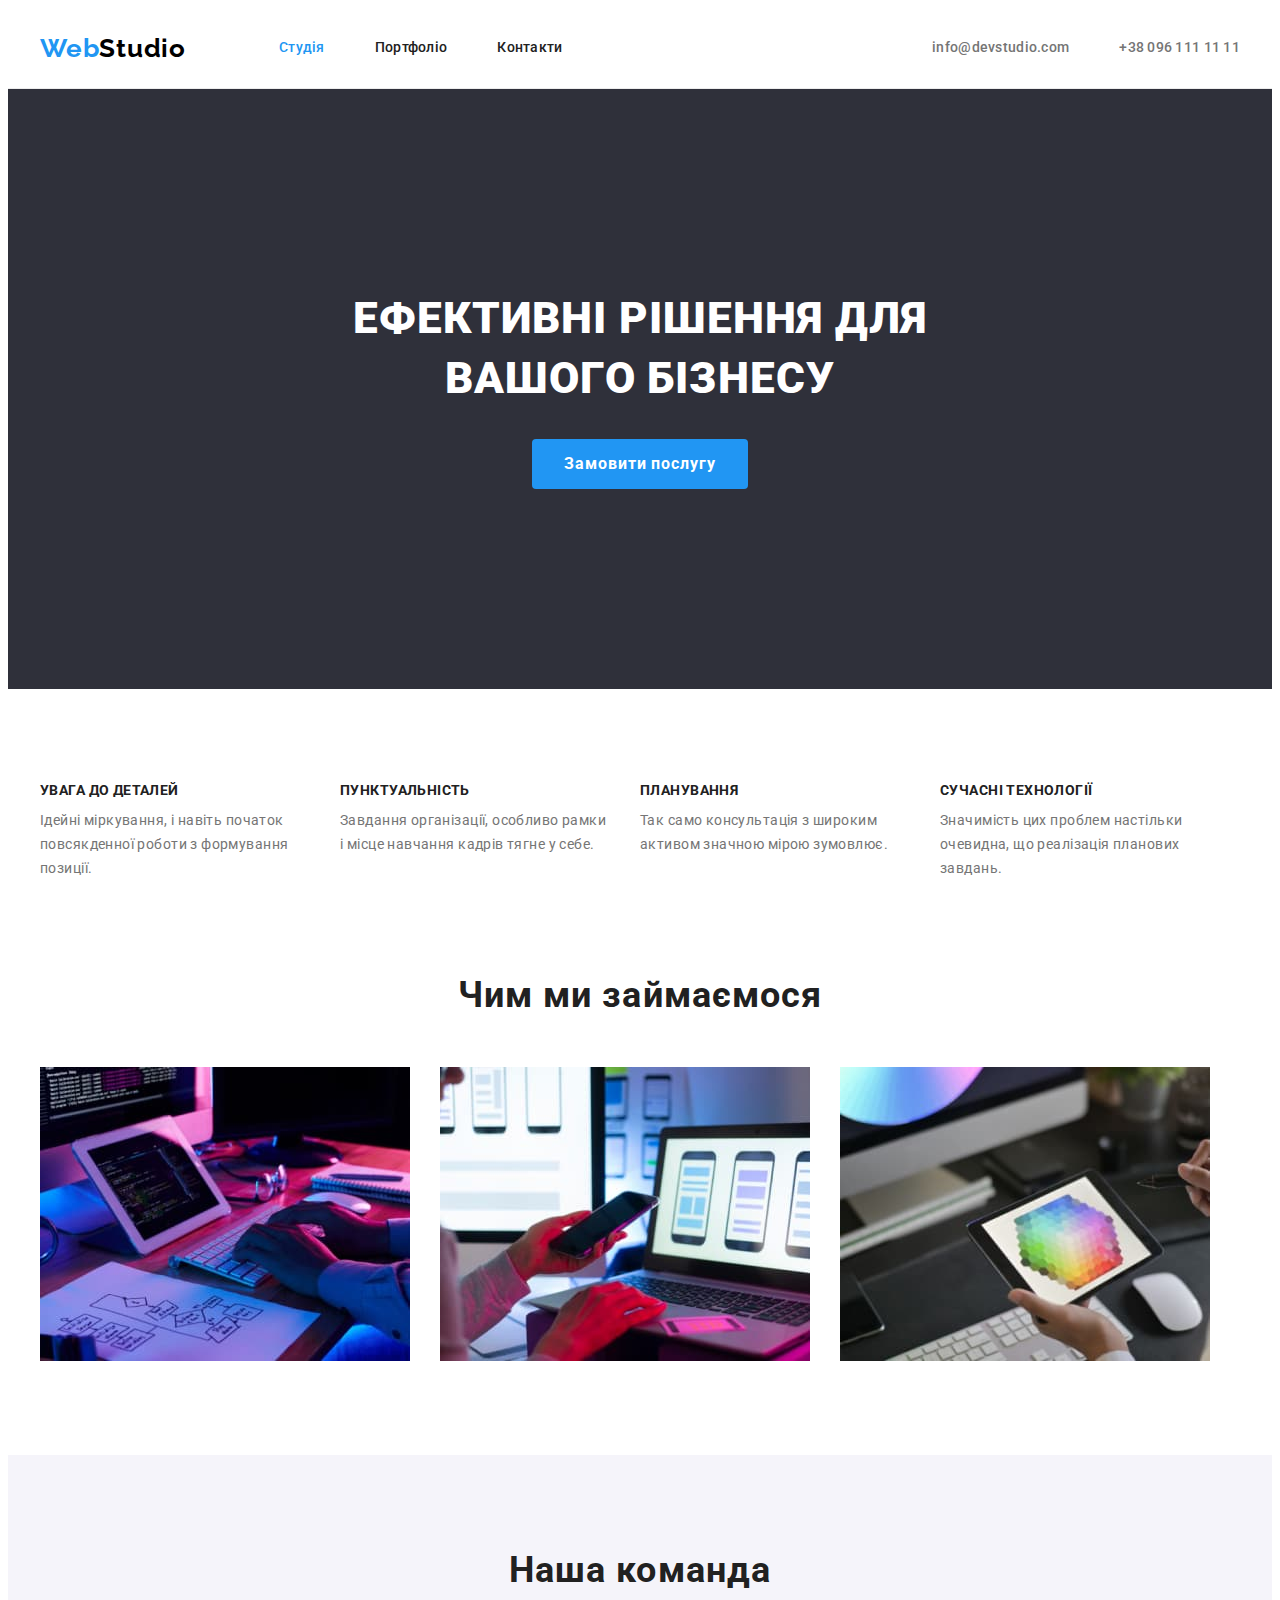
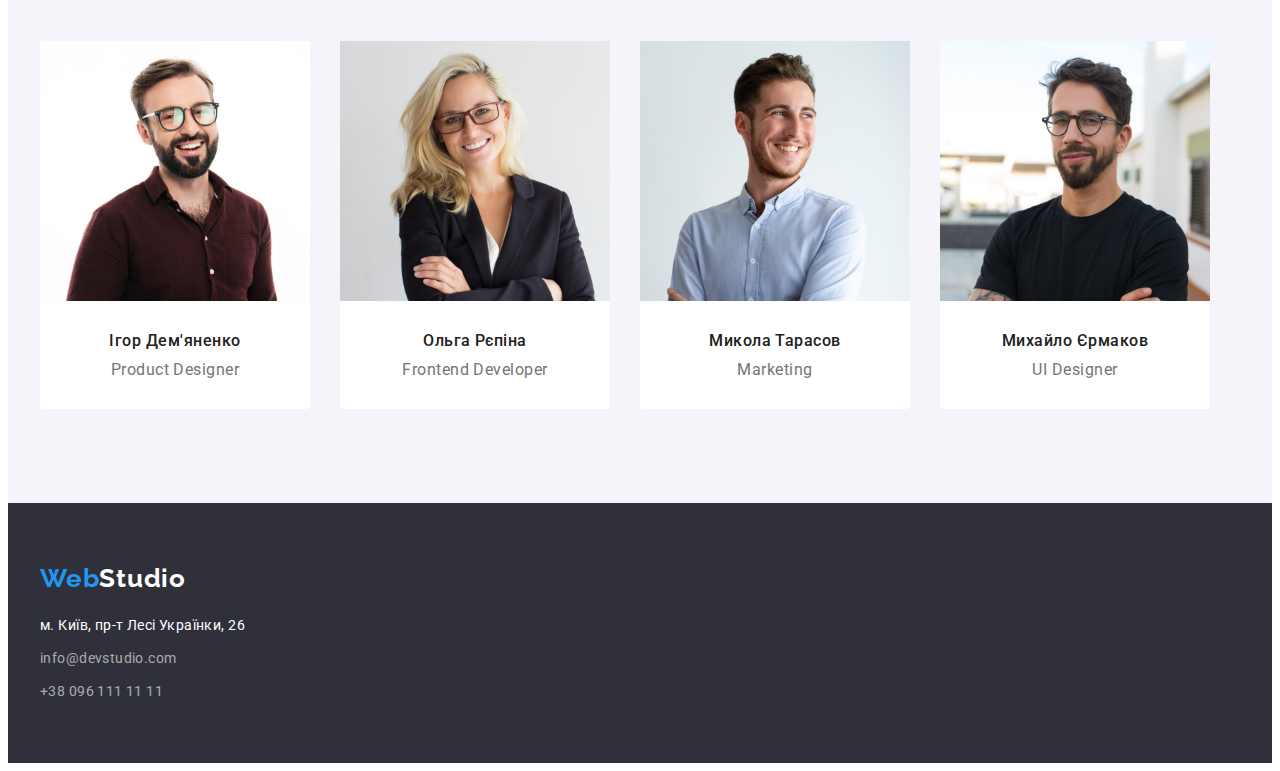
<file: index.html>
<!DOCTYPE html>
<html lang="uk">
  <head>
    <meta charset="UTF-8" />
    <meta http-equiv="X-UA-Compatible" content="IE=edge" />
    <meta name="viewport" content="width=device-width, initial-scale=1.0" />
    <title lang="en">WebStudio</title>
    <!-- Fonts -->
    <link rel="preconnect" href="https://fonts.googleapis.com" />
    <link rel="preconnect" href="https://fonts.gstatic.com" crossorigin />
    <link
      href="https://fonts.googleapis.com/css2?family=Raleway:wght@700&family=Roboto:wght@400;500;700;900&display=swap"
      rel="stylesheet"
    />
    <!-- Modern normalize -->
    <link
      rel="stylesheet"
      href="https://cdnjs.cloudflare.com/ajax/libs/modern-normalize/1.1.0/modern-normalize.min.css"
      integrity="sha512-wpPYUAdjBVSE4KJnH1VR1HeZfpl1ub8YT/NKx4PuQ5NmX2tKuGu6U/JRp5y+Y8XG2tV+wKQpNHVUX03MfMFn9Q=="
      crossorigin="anonymous"
      referrerpolicy="no-referrer"
    />
    <!-- Styles file -->
    <link rel="stylesheet" href="./css/styles.css" />
  </head>
  <body>
    <!-- Header -->
    <header class="header">
      <div class="header-container container">
        <nav class="header-nav">
          <a href="./index.html" lang="en" class="header-logo logo link"
            >Web<span class="accent-header">Studio</span></a
          >
          <!-- Main navigation -->
          <ul class="main-nav list">
            <li>
              <a href="./index.html" class="link current">Студія</a>
            </li>
            <li>
              <a href="./portfolio.html" class="link">Портфоліо</a>
            </li>
            <li><a href="" class="link">Контакти</a></li>
          </ul>
        </nav>
        <ul class="contact list">
          <li>
            <a href="mailto:info@devstudio.com" class="link"
              >info@devstudio.com</a
            >
          </li>
          <li>
            <a href="tel:+380961111111" class="link">+38 096 111 11 11</a>
          </li>
        </ul>
      </div>
    </header>
    <main>
      <!-- Hero -->
      <section class="hero">
        <div class="container">
          <h1 class="hero-title">Ефективні рішення для вашого бізнесу</h1>
          <button type="button" class="btn">Замовити послугу</button>
        </div>
      </section>
      <!-- Our benefits -->
      <section class="benefits edge">
        <div class="container">
          <h2 class="visually-hidden">Наші переваги</h2>
          <ul class="benefits-list list">
            <li class="benefits-item">
              <h3 class="subtitle">Увага до деталей</h3>
              <p class="text">
                Ідейні міркування, і навіть початок повсякденної роботи з
                формування позиції.
              </p>
            </li>
            <li class="benefits-item">
              <h3 class="subtitle">Пунктуальність</h3>
              <p class="text">
                Завдання організації, особливо рамки і місце навчання кадрів
                тягне у себе.
              </p>
            </li>
            <li class="benefits-item">
              <h3 class="subtitle">Планування</h3>
              <p class="text">
                Так само консультація з широким активом значною мірою зумовлює.
              </p>
            </li>
            <li class="benefits-item">
              <h3 class="subtitle">Сучасні технології</h3>
              <p class="text">
                Значимість цих проблем настільки очевидна, що реалізація
                планових завдань.
              </p>
            </li>
          </ul>
        </div>
      </section>
      <!-- Our work -->
      <section class="work">
        <div class="container">
          <h2 class="title">Чим ми займаємося</h2>
          <ul class="list">
            <li class="item">
              <img
                src="./images/type-work-1.jpg"
                alt="Руки набирають код на клавіатурі"
                width="370"
                height="294"
              />
            </li>
            <li class="item">
              <img
                src="./images/type-work-2.jpg"
                alt="Одна рука тримає мобільний телефон інша працює за ноутбуком"
                width="370"
                height="294"
              />
            </li>
            <li class="item">
              <img
                src="./images/type-work-3.jpg"
                alt="Руки підбирають на планшеті колір із гами"
                width="370"
                height="294"
              />
            </li>
          </ul>
        </div>
      </section>
      <!-- Our team -->
      <section class="team edge">
        <div class="container">
          <h2 class="title">Наша команда</h2>
          <ul class="team-list list">
            <li class="team-item">
              <img
                src="./images/member-1.jpg"
                alt="Чоловік з русявим волоссям і бородою в окулярах"
                width="270"
                height="260"
              />
              <div class="description">
                <h3 class="member">Ігор Дем'яненко</h3>
                <p lang="en" class="position">Product Designer</p>
              </div>
            </li>
            <li class="team-item">
              <img
                src="./images/member-2.jpg"
                alt="Жінка з світлим волоссям в окулярах"
                width="270"
                height="260"
              />
              <div class="description">
                <h3 class="member">Ольга Рєпіна</h3>
                <p lang="en" class="position">Frontend Developer</p>
              </div>
            </li>
            <li class="team-item">
              <img
                src="./images/member-3.jpg"
                alt="Чоловік з бородою"
                width="270"
                height="260"
              />
              <div class="description">
                <h3 class="member">Микола Тарасов</h3>
                <p lang="en" class="position">Marketing</p>
              </div>
            </li>
            <li class="team-item">
              <img
                src="./images/member-4.jpg"
                alt="Чоловік з темним волоссям і бородою в окулярах"
                width="270"
                height="260"
              />
              <div class="description">
                <h3 class="member">Михайло Єрмаков</h3>
                <p lang="en" class="position">UI Designer</p>
              </div>
            </li>
          </ul>
        </div>
      </section>
    </main>
    <!-- Footer -->
    <footer class="footer">
      <div class="container">
        <a href="./index.html" class="logo link"
          >Web<span class="accent-footer">Studio</span></a
        >
        <!-- Address -->
        <address class="address">
          <ul class="list">
            <li class="item">
              <a
                href="https://goo.gl/maps/iMAEv3VVGmUvrYKr9"
                target="_blank"
                rel="noreferrer noopener nofollow"
                class="map link"
                >м. Київ, пр-т Лесі Українки, 26
              </a>
            </li>
            <li class="item">
              <a href="mailto:info@devstudio.com" class="comunication link"
                >info@devstudio.com</a
              >
            </li>
            <li class="item">
              <a href="tel:+380961111111" class="comunication link"
                >+38 096 111 11 11</a
              >
            </li>
          </ul>
        </address>
      </div>
    </footer>
  </body>
</html>
</file>
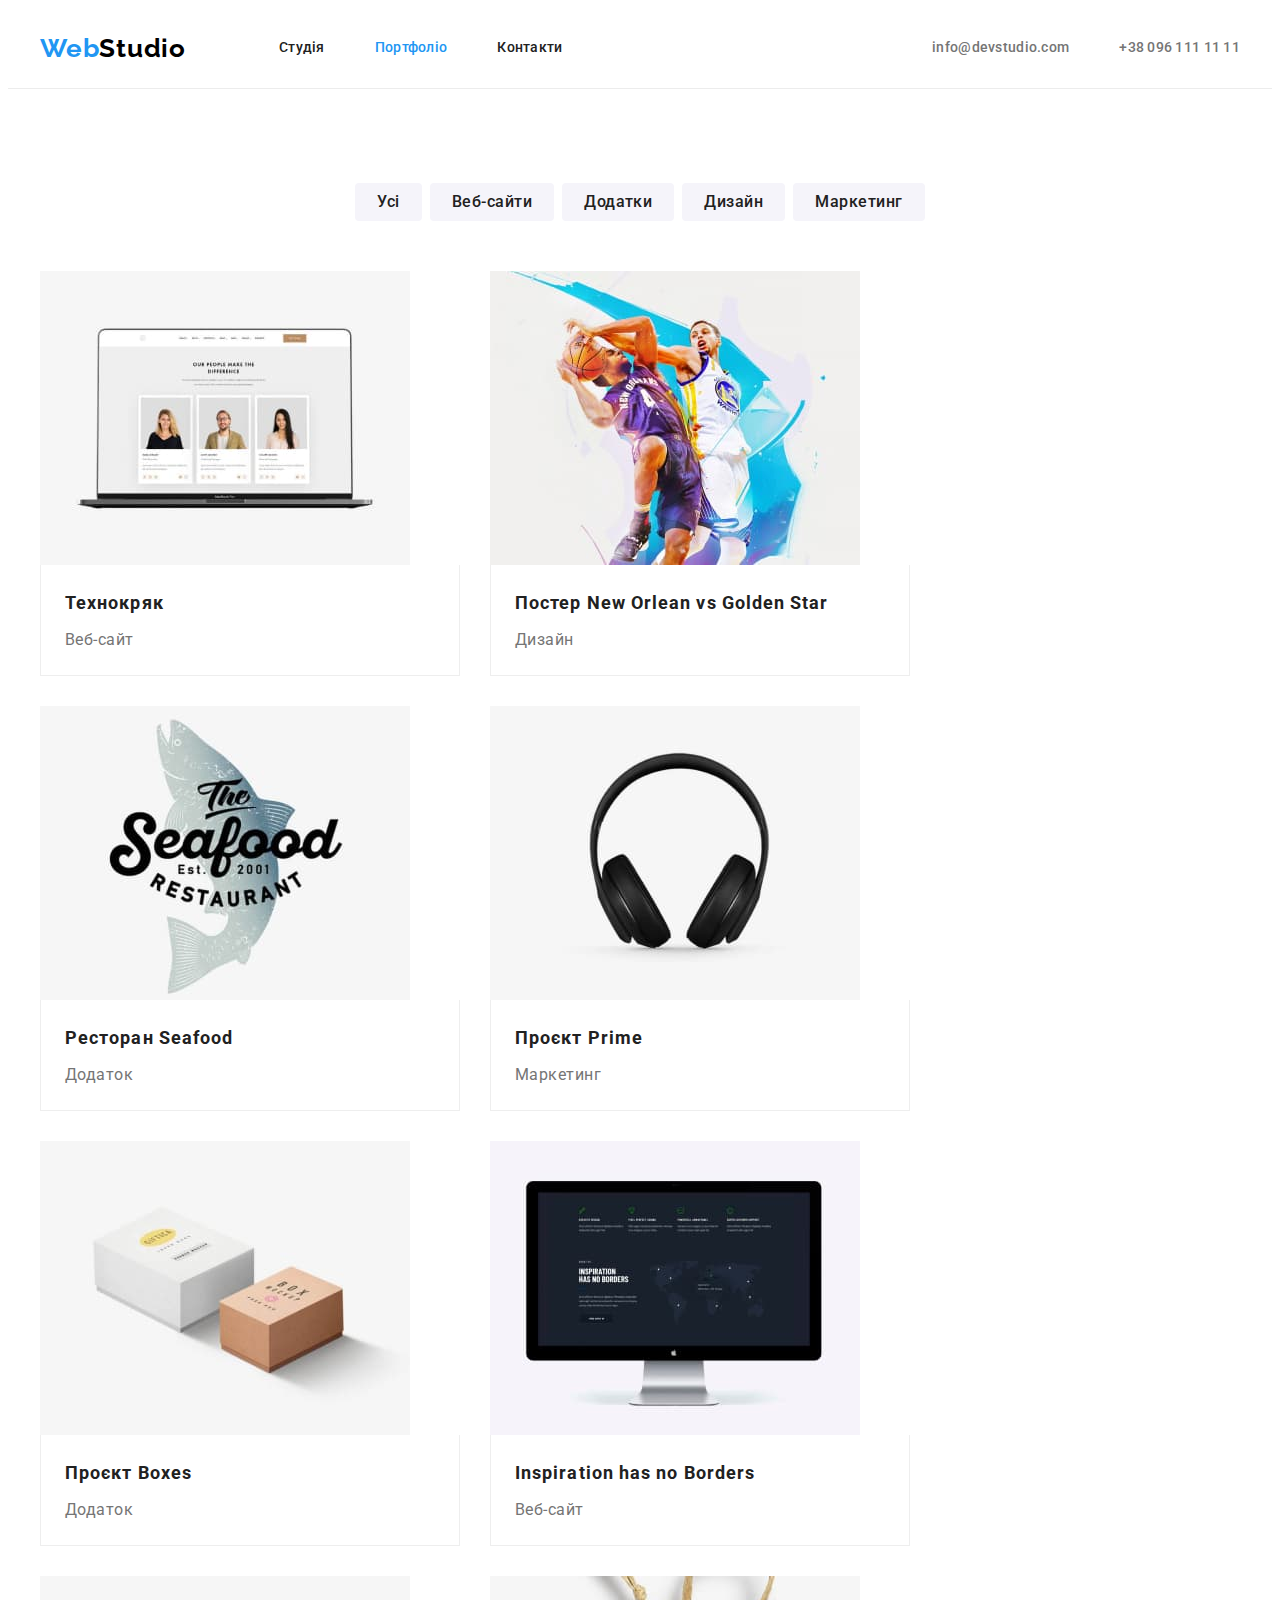
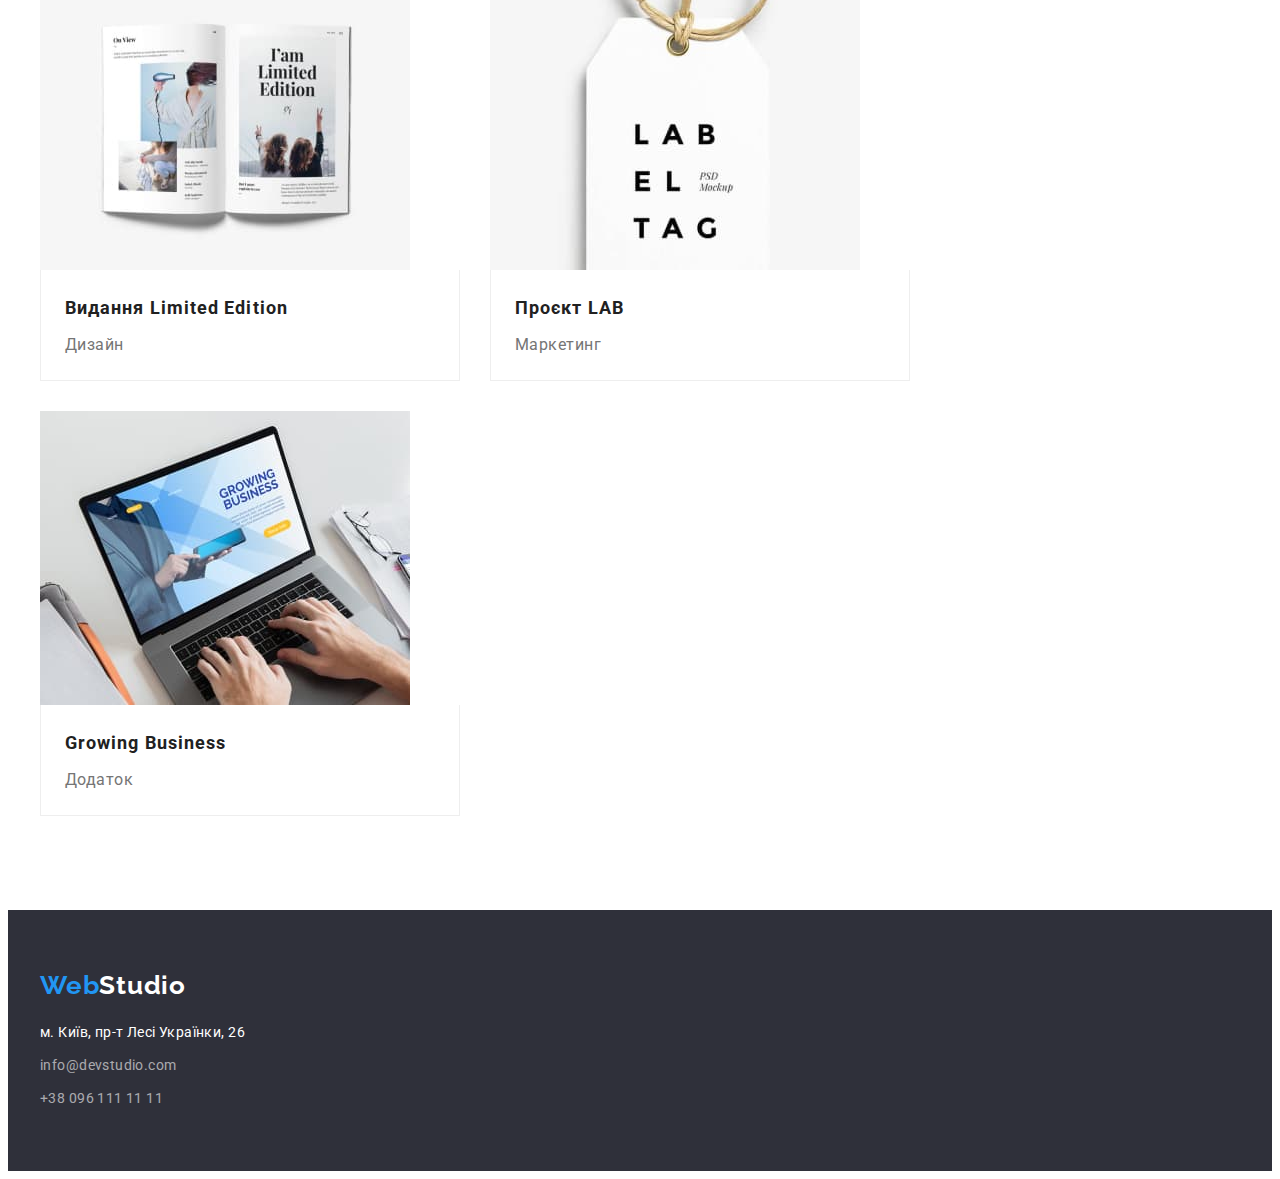
<file: portfolio.html>
<!DOCTYPE html>
<html lang="uk">
  <head>
    <meta charset="UTF-8" />
    <meta http-equiv="X-UA-Compatible" content="IE=edge" />
    <meta name="viewport" content="width=device-width, initial-scale=1.0" />
    <title lang="en">WebStudio</title>
    <!-- Fonts -->
    <link rel="preconnect" href="https://fonts.googleapis.com" />
    <link rel="preconnect" href="https://fonts.gstatic.com" crossorigin />
    <link
      href="https://fonts.googleapis.com/css2?family=Raleway:wght@700&family=Roboto:wght@400;500;700;900&display=swap"
      rel="stylesheet"
    />
    <!-- Modern normalize -->
    <link
      rel="stylesheet"
      href="https://cdnjs.cloudflare.com/ajax/libs/modern-normalize/1.1.0/modern-normalize.min.css"
      integrity="sha512-wpPYUAdjBVSE4KJnH1VR1HeZfpl1ub8YT/NKx4PuQ5NmX2tKuGu6U/JRp5y+Y8XG2tV+wKQpNHVUX03MfMFn9Q=="
      crossorigin="anonymous"
      referrerpolicy="no-referrer"
    />
    <!-- Styles file -->
    <link rel="stylesheet" href="./css/styles.css" />
  </head>
  <body>
    <!-- Header -->
    <header class="header">
      <div class="header-container container">
        <nav class="header-nav">
          <a href="./index.html" lang="en" class="header-logo logo link"
            >Web<span class="accent-header">Studio</span></a
          >
          <!-- Main navigation -->
          <ul class="main-nav list">
            <li>
              <a href="./index.html" class="link">Студія</a>
            </li>
            <li>
              <a href="./portfolio.html" class="link current">Портфоліо</a>
            </li>
            <li><a href="" class="link">Контакти</a></li>
          </ul>
        </nav>
        <ul class="contact list">
          <li>
            <a href="mailto:info@devstudio.com" class="link"
              >info@devstudio.com</a
            >
          </li>
          <li>
            <a href="tel:+380961111111" class="link">+38 096 111 11 11</a>
          </li>
        </ul>
      </div>
    </header>
    <main>
      <section class="edge">
        <div class="container">
          <h1 class="visually-hidden">Наші роботи</h1>
          <!-- Button menu -->
          <ul class="menu list">
            <li class="menu-item">
              <button type="button" class="btn">Усі</button>
            </li>
            <li class="menu-item">
              <button type="button" class="btn">Веб-сайти</button>
            </li>
            <li class="menu-item">
              <button type="button" class="btn">Додатки</button>
            </li>
            <li class="menu-item">
              <button type="button" class="btn">Дизайн</button>
            </li>
            <li class="menu-item">
              <button type="button" class="btn">Маркетинг</button>
            </li>
          </ul>
          <!-- Projects -->
          <ul class="projects list">
            <li class="projects-item">
              <img src="./images/portfolio-1.jpg" alt="Ноутбук" width="370" />
              <div class="card-footer">
                <h2 class="name link">Технокряк</h2>
                <p class="text link">Веб-сайт</p>
              </div>
            </li>
            <li class="projects-item">
              <img
                src="./images/portfolio-2.jpg"
                alt="Два гравця в баскетбол"
                width="370"
              />
              <div class="card-footer">
                <h2 class="name">
                  Постер <span lang="en">New Orlean vs Golden Star</span>
                </h2>
                <p class="text">Дизайн</p>
              </div>
            </li>
            <li class="projects-item">
              <img
                src="./images/portfolio-3.jpg"
                alt="Напис на фоні риби"
                width="370"
              />
              <div class="card-footer">
                <h2 class="name">Ресторан <span lang="en">Seafood</span></h2>
                <p class="text">Додаток</p>
              </div>
            </li>
            <li class="projects-item">
              <img
                src="./images/portfolio-4.jpg"
                alt="Бездротові навушники"
                width="370"
              />
              <div class="card-footer">
                <h2 class="name">Проєкт <span lang="en">Prime</span></h2>
                <p class="text">Маркетинг</p>
              </div>
            </li>
            <li class="projects-item">
              <img
                src="./images/portfolio-5.jpg"
                alt="Дві коробки. Більша білого кольору, менша крафтового."
                width="370"
              />
              <div class="card-footer">
                <h2 class="name">Проєкт <span lang="en">Boxes</span></h2>
                <p class="text">Додаток</p>
              </div>
            </li>
            <li class="projects-item">
              <img
                src="./images/portfolio-6.jpg"
                alt="Монітор Apple"
                width="370"
              />
              <div class="card-footer">
                <h2 lang="en" class="name">Inspiration has no Borders</h2>
                <p class="text">Веб-сайт</p>
              </div>
            </li>
            <li class="projects-item">
              <img
                src="./images/portfolio-7.jpg"
                alt="Розгорнутий журнал"
                width="370"
              />
              <div class="card-footer">
                <h2 class="name">
                  Видання <span lang="en">Limited Edition</span>
                </h2>
                <p class="text">Дизайн</p>
              </div>
            </li>
            <li class="projects-item">
              <img
                src="./images/portfolio-8.jpg"
                alt="Картонний ярлик з надписом"
                width="370"
              />
              <div class="card-footer">
                <h2 class="name">Проєкт <span lang="en">LAB</span></h2>
                <p class="text">Маркетинг</p>
              </div>
            </li>
            <li class="projects-item">
              <img
                src="./images/portfolio-9.jpg"
                alt="Людина працює за ноутбуком"
                width="370"
              />
              <div class="card-footer">
                <h2 lang="en" class="name">Growing Business</h2>
                <p class="text">Додаток</p>
              </div>
            </li>
          </ul>
        </div>
      </section>
    </main>
    <!-- Footer -->
    <footer class="footer">
      <div class="container">
        <a href="./index.html" class="logo link"
          >Web<span class="accent-footer">Studio</span></a
        >
        <!-- Address -->
        <address class="address">
          <ul class="list">
            <li class="item">
              <a
                href="https://goo.gl/maps/iMAEv3VVGmUvrYKr9"
                target="_blank"
                rel="noreferrer noopener nofollow"
                class="map link"
                >м. Київ, пр-т Лесі Українки, 26
              </a>
            </li>
            <li class="item">
              <a href="mailto:info@devstudio.com" class="comunication link"
                >info@devstudio.com</a
              >
            </li>
            <li class="item">
              <a href="tel:+380961111111" class="comunication link"
                >+38 096 111 11 11</a
              >
            </li>
          </ul>
        </address>
      </div>
    </footer>
  </body>
</html>
</file>
<file: css/styles.css>
:root {
  --primary-text-color: #757575;
  --secondary-text-color: #212121;
  --primary-white-color: #ffffff;
  --secondary-white-color: rgba(255, 255, 255, 0.6);
  --button-active-color: #188ce8;
  --logo-primary-color: #2196f3;
  --logo-secondary-color: #000000;
  --primary-section-color: #f5f4fa;
  --background-section-color: #2f303a;
  --header-border-color: #ececec;
  --box-border-color: #eeeeee;
  --primary-font-family: "Roboto", "Verdana", sans-serif;
  --secondary-font-family: "Raleway", "Tahoma", sans-serif;
}
/* ---------------------General styles-------------------- */

body {
  font-family: var(--primary-font-family);
  color: var(--primary-text-color);
  background-color: var(--primary-white-color);
}
.logo {
  font-family: var(--secondary-font-family);
  font-weight: 700;
  font-size: 26px;
  line-height: 1.19;
  letter-spacing: 0.03em;
  color: var(--logo-primary-color);
}
.edge {
  padding: 94px 0;
}
.container {
  width: 1200px;
  padding-right: 15px;
  padding-left: 15px;
  margin-right: auto;
  margin-left: auto;
}
.hero,
.footer {
  background-color: var(--background-section-color);
}
.btn {
  border-radius: 4px;
  font-family: var(--primary-font-family);
  cursor: pointer;
  border: transparent;
}
.title {
  margin-bottom: 50px;
  font-size: 36px;
  line-height: 1.17;
  text-align: center;
  letter-spacing: 0.03em;
  color: var(--secondary-text-color);
}
img {
  display: block;
  max-width: 100%;
  height: auto;
}

/* -------------------------Reset------------------------------ */
h1,
h2,
h3,
h4,
h5,
h6,
p {
  margin: 0;
}
.link {
  text-decoration: none;
}
.list {
  list-style: none;
  padding: 0;
  margin: 0;
}

/*-----------------------------Header-----------------------------*/

.header {
  border-bottom: 1px solid var(--header-border-color);
}
.header-container {
  display: flex;
  align-items: center;
}
.header-nav {
  display: flex;
  margin-right: auto;
  align-items: center;
}
.header-logo {
  margin-right: 93px;
}
.accent-header {
  color: var(--logo-secondary-color);
}
.main-nav,
.contact {
  display: flex;
  gap: 50px;

  font-family: var(--primary-font-family);
  font-weight: 500;
  font-size: 14px;
  line-height: 1.14;
  letter-spacing: 0.02em;
}
.main-nav .link,
.contact .link {
  display: block;
  padding: 32px 0;
}
.main-nav .link {
  color: var(--secondary-text-color);
}
.contact .link {
  color: var(--primary-text-color);
}
.link:hover,
.link:focus {
  color: var(--logo-primary-color);
}
.link.current {
  color: var(--logo-primary-color);
}

/*----------------Studio------------------*/

/*----------------Hero----------------------*/

.hero {
  padding: 200px 0;
  text-align: center;
  letter-spacing: 0.06em;
}
.hero .container {
  width: 696px;
  padding: 0;
}
.hero-title {
  margin-bottom: 30px;

  color: var(--primary-white-color);
  font-weight: 900;
  font-size: 44px;
  line-height: 1.36;
  text-transform: uppercase;
}
.hero .btn {
  min-width: 216px;
  padding: 10px 32px;

  font-weight: 700;
  font-size: 16px;
  line-height: 1.88;
  letter-spacing: 0.06em;
  color: var(--primary-white-color);
  background-color: var(--logo-primary-color);
}
.hero .btn:hover,
.hero .btn:focus {
  background-color: var(--button-active-color);
}

/* ---------------------Our benefits---------------- */

.visually-hidden {
  position: absolute;
  white-space: nowrap;
  width: 1px;
  height: 1px;
  overflow: hidden;
  border: 0;
  padding: 0;
  clip: rect(0 0 0 0);
  clip-path: inset(50%);
  margin: -1px;
}
.benefits-list {
  display: flex;
}
.benefits-item:not(:last-child) {
  margin-right: 30px;
}
.subtitle {
  margin-bottom: 10px;

  font-size: 14px;
  line-height: 1.14;
  letter-spacing: 0.03em;
  text-transform: uppercase;
  color: var(--secondary-text-color);
}
.benefits .text {
  width: 270px;
  font-size: 14px;
  line-height: 1.71;
  letter-spacing: 0.03em;
}

/* ---------------Our work------------------ */
.work {
  padding-bottom: 94px;
}
.work .list {
  display: flex;
}
.work .item:not(:last-child) {
  margin-right: 30px;
}

/* ---------------Our team------------------ */

.team {
  line-height: 1.19;
  text-align: center;
  letter-spacing: 0.03em;
  background-color: var(--primary-section-color);
}
.team-list {
  display: flex;
}
.team-item:not(:last-child) {
  margin-right: 30px;
}
.team-item {
  background-color: var(--primary-white-color);
  border-radius: 0px 0px 4px 4px;
}
.description {
  padding: 30px 0;
}
.member {
  margin-bottom: 10px;

  font-size: 16px;
  font-weight: 500;
  color: var(--secondary-text-color);
}

/* ------------Footer-------------- */
.footer {
  padding: 60px 0;
}
.footer .logo {
  display: block;
  margin-bottom: 20px;
}
.accent-footer {
  color: var(--primary-white-color);
}
.address {
  font-style: normal;
  font-size: 14px;
  line-height: 1.71;
  letter-spacing: 0.03em;
}
.address .item:not(:last-child) {
  margin-bottom: 9px;
}
.map {
  color: var(--primary-white-color);
}
.comunication {
  color: var(--secondary-white-color);
}

/* ----------Page Portfolio-------------- */

/* --------------Button menu------------ */
.menu {
  display: flex;
  justify-content: center;
  margin-bottom: 50px;
}
.menu-item:not(:last-child) {
  margin-right: 8px;
}
.menu .btn {
  padding: 6px 22px;

  font-weight: 500;
  font-size: 16px;
  line-height: 1.62;
  text-align: center;
  letter-spacing: 0.03em;
  color: var(--secondary-text-color);
  background-color: var(--primary-section-color);
}
.menu .btn:hover,
.menu .btn:focus {
  color: var(--primary-white-color);
  background-color: var(--logo-primary-color);
}
.projects {
  display: flex;
  flex-wrap: wrap;
  gap: 30px;
}
.projects-item {
  background: var(--primary-white-color);
}

.card-footer {
  width: 370px;
  border-right: 1px solid var(--box-border-color);
  border-bottom: 1px solid var(--box-border-color);
  border-left: 1px solid var(--box-border-color);
  padding: 20px 24px;
}
.projects .name {
  margin-bottom: 4px;

  font-size: 18px;
  line-height: 2;
  letter-spacing: 0.06em;
  color: var(--secondary-text-color);
}
.projects .text {
  line-height: 1.88;
  letter-spacing: 0.03em;
}
</file>
